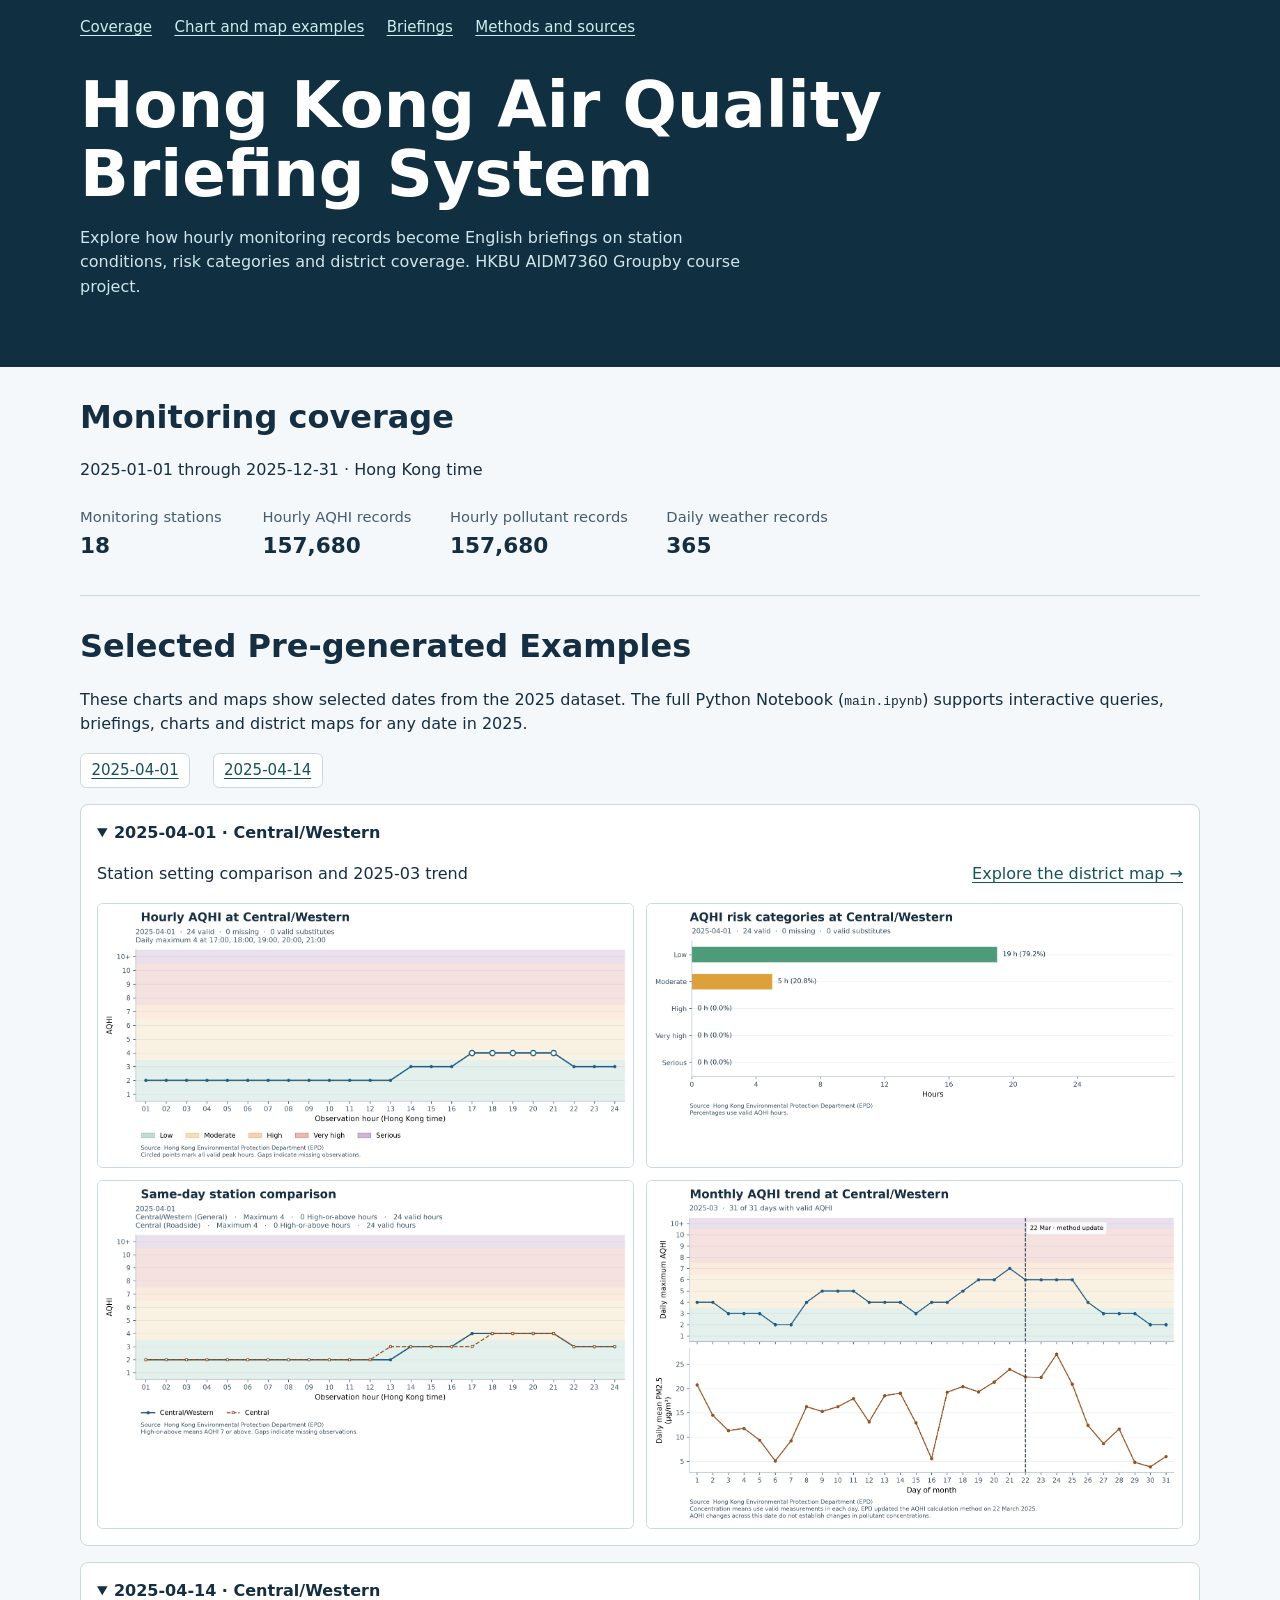
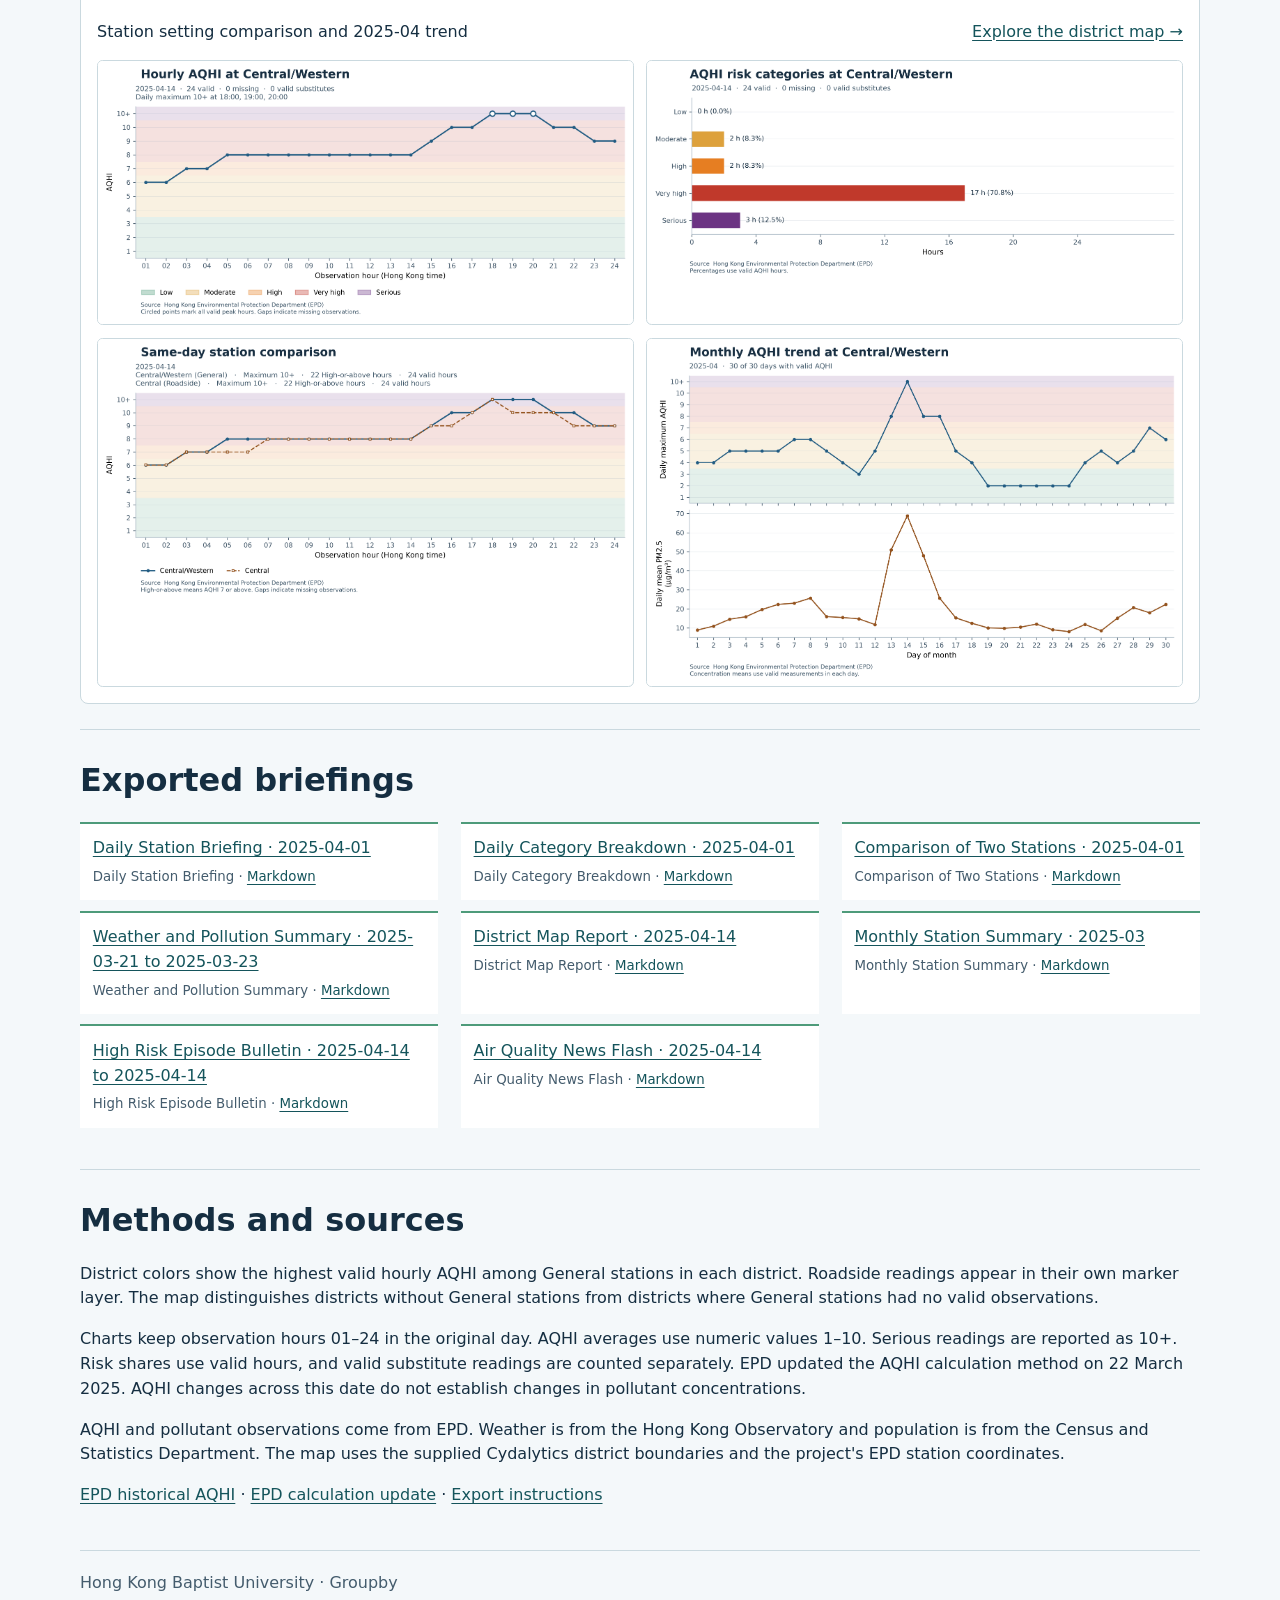
<file: docs/index.html>
<!doctype html>
<html lang="en">
<head>
<meta charset="utf-8">
<meta name="viewport" content="width=device-width, initial-scale=1">
<title>Hong Kong Air Quality Briefing System</title>
<link rel="stylesheet" href="assets/site.css">
</head>
<body>
<header><div class="wrap">
<nav aria-label="Main"><a href="#coverage">Coverage</a><a href="#examples">Chart and map examples</a>
<a href="#reports">Briefings</a><a href="#methods">Methods and sources</a></nav>
<h1>Hong Kong Air Quality Briefing System</h1>
<p>Explore how hourly monitoring records become English briefings on station conditions,
risk categories and district coverage. HKBU AIDM7360 Groupby course project.</p>
</div></header>
<main class="wrap">
<section id="coverage"><h2>Monitoring coverage</h2>
<p>2025-01-01 through 2025-12-31 · Hong Kong time</p>
<dl class="coverage">
<div><dt>Monitoring stations</dt><dd>18</dd></div>
<div><dt>Hourly AQHI records</dt><dd>157,680</dd></div>
<div><dt>Hourly pollutant records</dt><dd>157,680</dd></div>
<div><dt>Daily weather records</dt><dd>365</dd></div>
</dl></section>
<section id="examples"><h2>Selected Pre-generated Examples</h2>
<p>These charts and maps show selected dates from the 2025 dataset. The full Python
Notebook (<code>main.ipynb</code>) supports interactive queries, briefings,
charts and district maps for any date in 2025.</p>
<nav class="date-links" aria-label="Observation dates"><a href="#date-01">2025-04-01</a><a href="#date-02">2025-04-14</a></nav><details id="date-01" open><summary>2025-04-01 · Central/Western</summary><div class="case-head"><p>Station setting comparison and 2025-03 trend</p><a href="maps/date-01.html">Explore the district map →</a></div><div class="charts"><figure><a href="assets/charts/date-01-hourly.png"><img loading="lazy" src="assets/charts/date-01-hourly.png" alt="Hourly AQHI at Central/Western"></a></figure><figure><a href="assets/charts/date-01-categories.png"><img loading="lazy" src="assets/charts/date-01-categories.png" alt="Risk category counts at Central/Western"></a></figure><figure><a href="assets/charts/date-01-comparison.png"><img loading="lazy" src="assets/charts/date-01-comparison.png" alt="Central/Western and Central comparison"></a></figure><figure><a href="assets/charts/date-01-monthly.png"><img loading="lazy" src="assets/charts/date-01-monthly.png" alt="2025-03 daily maxima and pollutant trend"></a></figure></div></details><details id="date-02" open><summary>2025-04-14 · Central/Western</summary><div class="case-head"><p>Station setting comparison and 2025-04 trend</p><a href="maps/date-02.html">Explore the district map →</a></div><div class="charts"><figure><a href="assets/charts/date-02-hourly.png"><img loading="lazy" src="assets/charts/date-02-hourly.png" alt="Hourly AQHI at Central/Western"></a></figure><figure><a href="assets/charts/date-02-categories.png"><img loading="lazy" src="assets/charts/date-02-categories.png" alt="Risk category counts at Central/Western"></a></figure><figure><a href="assets/charts/date-02-comparison.png"><img loading="lazy" src="assets/charts/date-02-comparison.png" alt="Central/Western and Central comparison"></a></figure><figure><a href="assets/charts/date-02-monthly.png"><img loading="lazy" src="assets/charts/date-02-monthly.png" alt="2025-04 daily maxima and pollutant trend"></a></figure></div></details></section>
<section id="reports"><h2>Exported briefings</h2>
<ul class="report-list"><li><a href="reports/briefing-01.html">Daily Station Briefing · 2025-04-01</a><small>Daily Station Briefing · <a href="reports/briefing-01.md">Markdown</a></small></li><li><a href="reports/briefing-02.html">Daily Category Breakdown · 2025-04-01</a><small>Daily Category Breakdown · <a href="reports/briefing-02.md">Markdown</a></small></li><li><a href="reports/briefing-03.html">Comparison of Two Stations · 2025-04-01</a><small>Comparison of Two Stations · <a href="reports/briefing-03.md">Markdown</a></small></li><li><a href="reports/briefing-04.html">Weather and Pollution Summary · 2025-03-21 to 2025-03-23</a><small>Weather and Pollution Summary · <a href="reports/briefing-04.md">Markdown</a></small></li><li><a href="reports/briefing-05.html">District Map Report · 2025-04-14</a><small>District Map Report · <a href="reports/briefing-05.md">Markdown</a></small></li><li><a href="reports/briefing-06.html">Monthly Station Summary · 2025-03</a><small>Monthly Station Summary · <a href="reports/briefing-06.md">Markdown</a></small></li><li><a href="reports/briefing-07.html">High Risk Episode Bulletin · 2025-04-14 to 2025-04-14</a><small>High Risk Episode Bulletin · <a href="reports/briefing-07.md">Markdown</a></small></li><li><a href="reports/briefing-08.html">Air Quality News Flash · 2025-04-14</a><small>Air Quality News Flash · <a href="reports/briefing-08.md">Markdown</a></small></li></ul></section>
<section id="methods"><h2>Methods and sources</h2>
<p>District colors show the highest valid hourly AQHI among General stations in each district.
Roadside readings appear in their own marker layer. The map distinguishes districts
without General stations from districts where General stations had no valid observations.</p>
<p>Charts keep observation hours 01–24 in the original day. AQHI averages use numeric
values 1–10. Serious readings are reported as 10+. Risk shares use valid hours,
and valid substitute readings are counted separately. EPD updated the AQHI calculation method on 22 March 2025. AQHI changes across this date do not establish changes in pollutant concentrations.</p>
<p>AQHI and pollutant observations come from EPD. Weather is from the Hong Kong Observatory
and population is from the Census and Statistics Department. The map uses the supplied
Cydalytics district boundaries and the project's EPD station coordinates.</p>
<p><a href="https://www.aqhi.gov.hk/en/past-data/past-aqhi.html">EPD historical AQHI</a> · <a href="https://www.aqhi.gov.hk/en/what-is-aqhi/faqs.html">EPD calculation update</a>
· <a href="README_EXPORT.md">Export instructions</a></p>
</section></main><footer class="wrap">Hong Kong Baptist University · Groupby</footer>
</body>
</html>
</file>
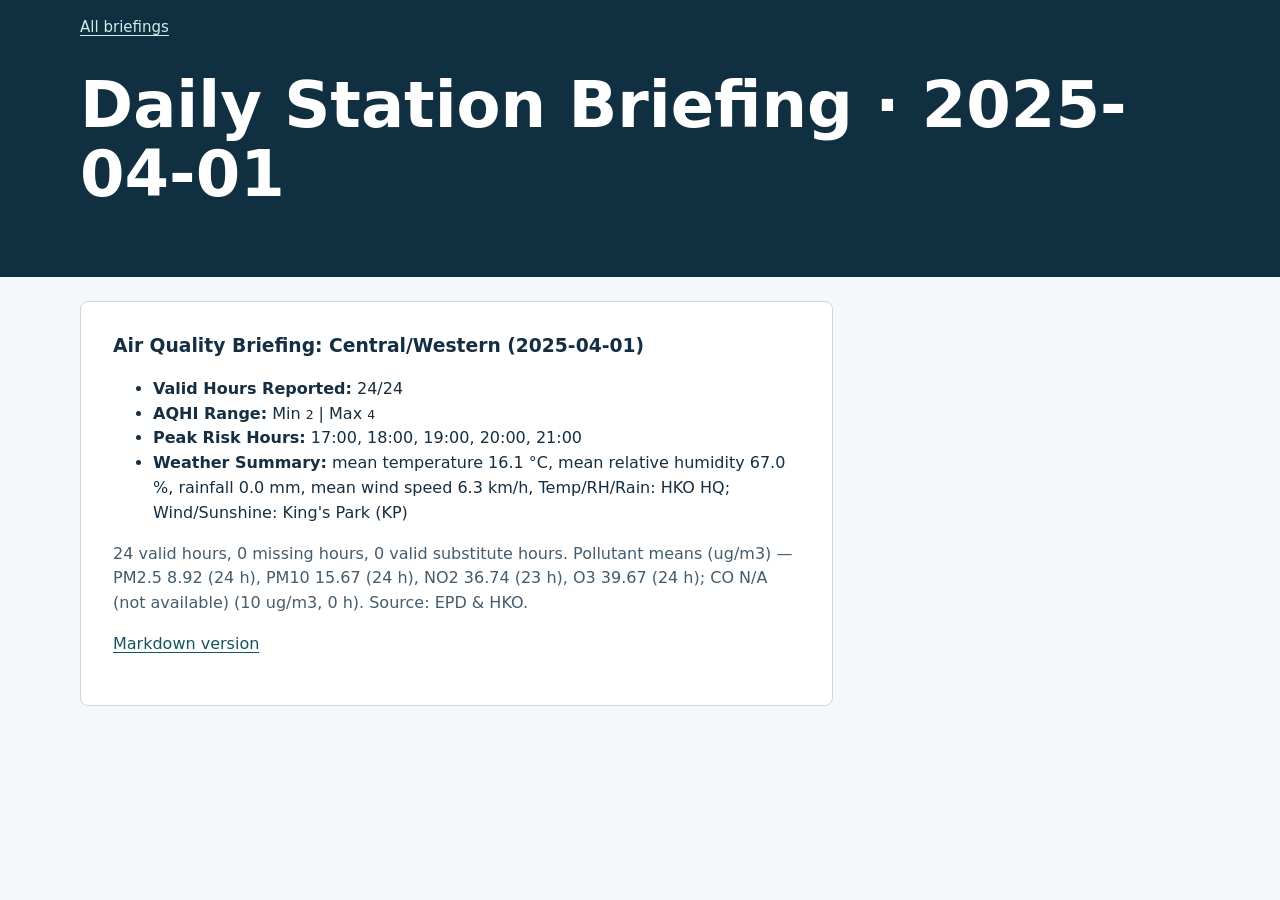
<file: docs/reports/briefing-01.html>
<!doctype html>
<html lang="en">
<head>
<meta charset="utf-8">
<meta name="viewport" content="width=device-width, initial-scale=1">
<title>Daily Station Briefing · 2025-04-01</title>
<link rel="stylesheet" href="../assets/site.css">
</head>
<body><header><div class="wrap"><nav><a href="../index.html#reports">All briefings</a></nav><h1>Daily Station Briefing · 2025-04-01</h1></div></header><main class="wrap"><article><div class="briefing-card">
  <h3>Air Quality Briefing: Central/Western (2025-04-01)</h3>
  <ul>
    <li><strong>Valid Hours Reported:</strong> 24/24</li>
    <li><strong>AQHI Range:</strong> Min <code>2</code> | Max <code>4</code></li>
    <li><strong>Peak Risk Hours:</strong> 17:00, 18:00, 19:00, 20:00, 21:00</li>
    <li><strong>Weather Summary:</strong> mean temperature 16.1 °C, mean relative humidity 67.0 %, rainfall 0.0 mm, mean wind speed 6.3 km/h, Temp/RH/Rain: HKO HQ; Wind/Sunshine: King&#x27;s Park (KP)</li>
  </ul>
  <p class="note">24 valid hours, 0 missing hours, 0 valid substitute hours. Pollutant means (ug/m3) — PM2.5 8.92 (24 h), PM10 15.67 (24 h), NO2 36.74 (23 h), O3 39.67 (24 h); CO N/A (not available) (10 ug/m3, 0 h). Source: EPD &amp; HKO.</p>
</div><p><a href="briefing-01.md">Markdown version</a></p></article></main></body>
</html>
</file>
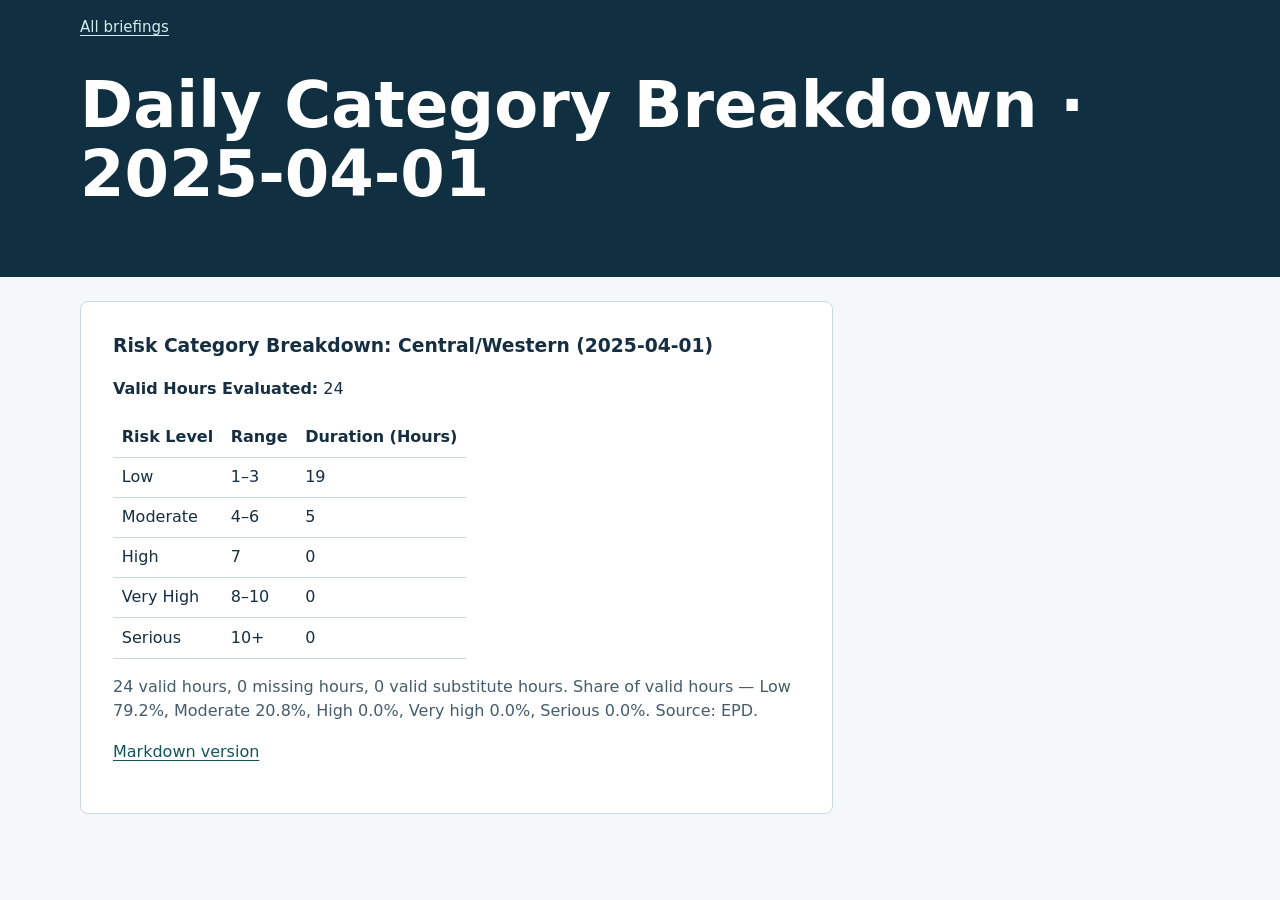
<file: docs/reports/briefing-02.html>
<!doctype html>
<html lang="en">
<head>
<meta charset="utf-8">
<meta name="viewport" content="width=device-width, initial-scale=1">
<title>Daily Category Breakdown · 2025-04-01</title>
<link rel="stylesheet" href="../assets/site.css">
</head>
<body><header><div class="wrap"><nav><a href="../index.html#reports">All briefings</a></nav><h1>Daily Category Breakdown · 2025-04-01</h1></div></header><main class="wrap"><article><div class="category-card">
  <h3>Risk Category Breakdown: Central/Western (2025-04-01)</h3>
  <p><strong>Valid Hours Evaluated:</strong> 24</p>
  <table>
    <thead><tr><th>Risk Level</th><th>Range</th><th>Duration (Hours)</th></tr></thead>
    <tbody>
      <tr><td>Low</td><td>1–3</td><td>19</td></tr>
      <tr><td>Moderate</td><td>4–6</td><td>5</td></tr>
      <tr><td>High</td><td>7</td><td>0</td></tr>
      <tr><td>Very High</td><td>8–10</td><td>0</td></tr>
      <tr><td>Serious</td><td>10+</td><td>0</td></tr>
    </tbody>
  </table>
  <p class="note">24 valid hours, 0 missing hours, 0 valid substitute hours. Share of valid hours — Low 79.2%, Moderate 20.8%, High 0.0%, Very high 0.0%, Serious 0.0%. Source: EPD.</p>
</div><p><a href="briefing-02.md">Markdown version</a></p></article></main></body>
</html>
</file>
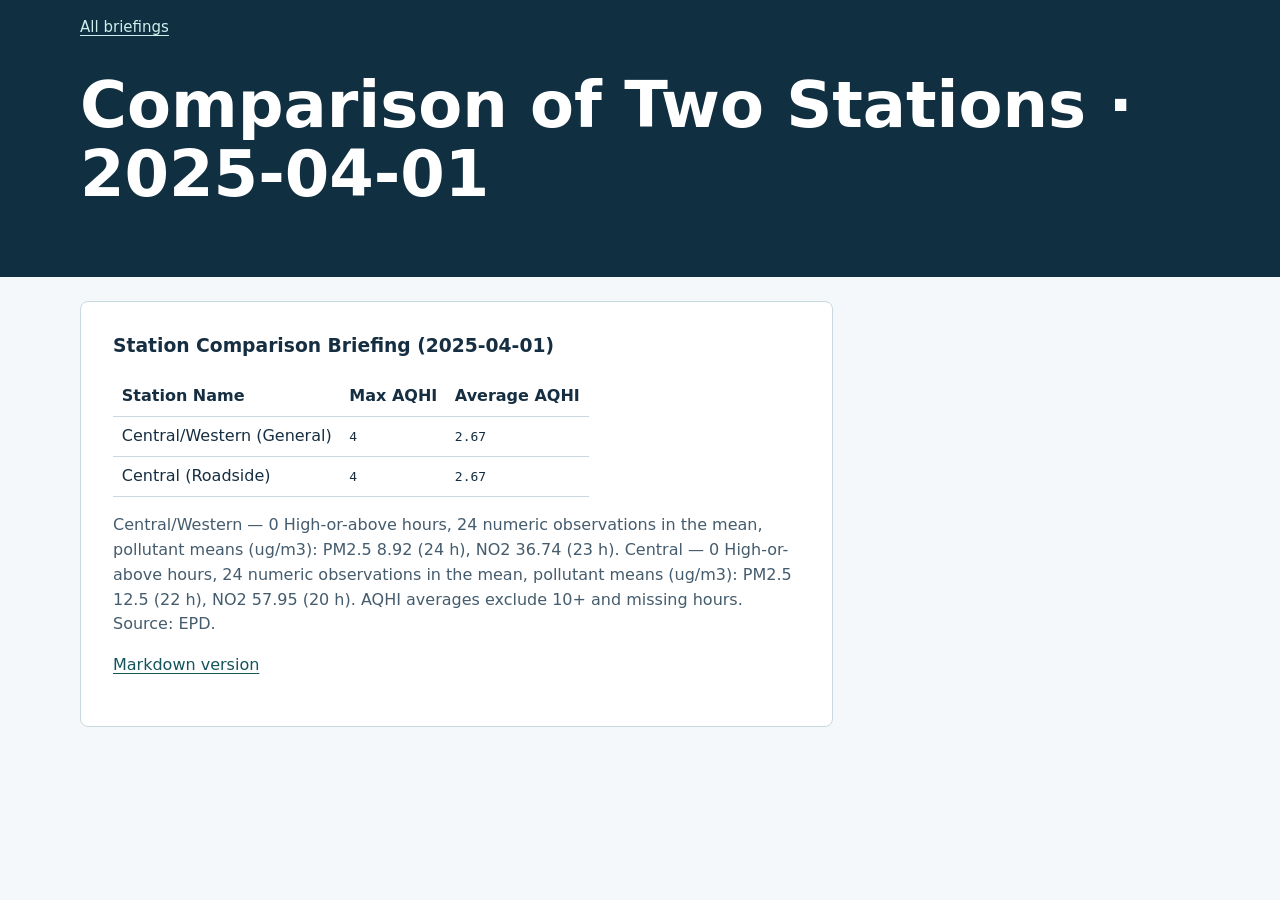
<file: docs/reports/briefing-03.html>
<!doctype html>
<html lang="en">
<head>
<meta charset="utf-8">
<meta name="viewport" content="width=device-width, initial-scale=1">
<title>Comparison of Two Stations · 2025-04-01</title>
<link rel="stylesheet" href="../assets/site.css">
</head>
<body><header><div class="wrap"><nav><a href="../index.html#reports">All briefings</a></nav><h1>Comparison of Two Stations · 2025-04-01</h1></div></header><main class="wrap"><article><div class="comparison-card">
  <h3>Station Comparison Briefing (2025-04-01)</h3>
  <table>
    <thead><tr><th>Station Name</th><th>Max AQHI</th><th>Average AQHI</th></tr></thead>
    <tbody>
      <tr><td>Central/Western (General)</td><td><code>4</code></td><td><code>2.67</code></td></tr>
      <tr><td>Central (Roadside)</td><td><code>4</code></td><td><code>2.67</code></td></tr>
    </tbody>
  </table>
  <p class="note">Central/Western — 0 High-or-above hours, 24 numeric observations in the mean, pollutant means (ug/m3): PM2.5 8.92 (24 h), NO2 36.74 (23 h). Central — 0 High-or-above hours, 24 numeric observations in the mean, pollutant means (ug/m3): PM2.5 12.5 (22 h), NO2 57.95 (20 h). AQHI averages exclude 10+ and missing hours. Source: EPD.</p>
</div><p><a href="briefing-03.md">Markdown version</a></p></article></main></body>
</html>
</file>
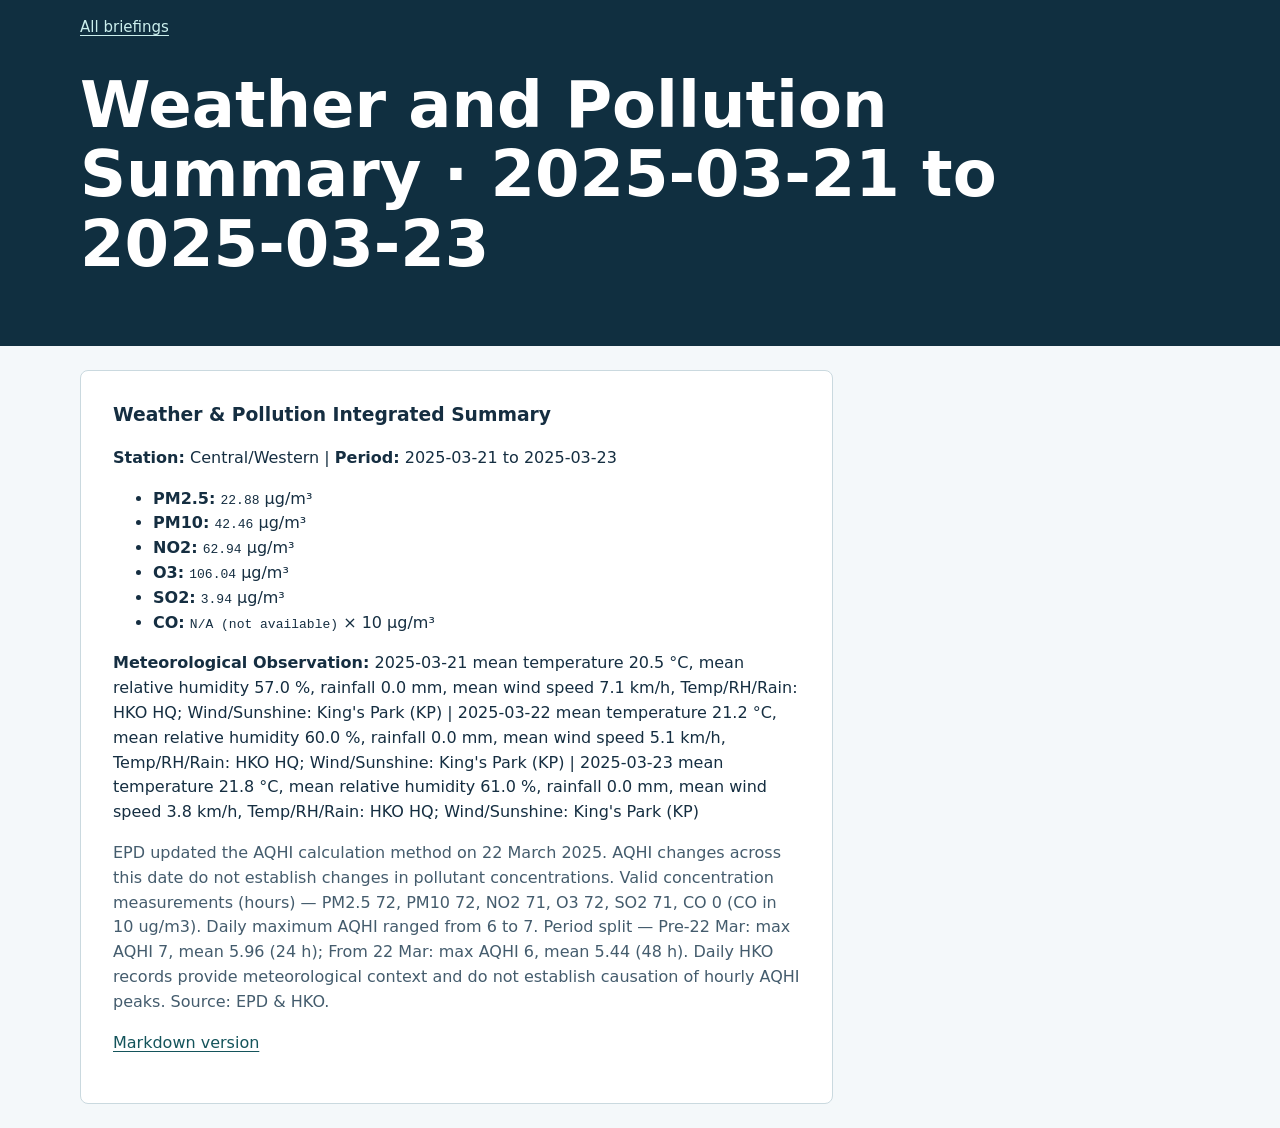
<file: docs/reports/briefing-04.html>
<!doctype html>
<html lang="en">
<head>
<meta charset="utf-8">
<meta name="viewport" content="width=device-width, initial-scale=1">
<title>Weather and Pollution Summary · 2025-03-21 to 2025-03-23</title>
<link rel="stylesheet" href="../assets/site.css">
</head>
<body><header><div class="wrap"><nav><a href="../index.html#reports">All briefings</a></nav><h1>Weather and Pollution Summary · 2025-03-21 to 2025-03-23</h1></div></header><main class="wrap"><article><div class="weather-pollution-card">
  <h3>Weather &amp; Pollution Integrated Summary</h3>
  <p><strong>Station:</strong> Central/Western | <strong>Period:</strong> 2025-03-21 to 2025-03-23</p>
  <ul>
    <li><strong>PM2.5:</strong> <code>22.88</code> &mu;g/m&sup3;</li>
    <li><strong>PM10:</strong> <code>42.46</code> &mu;g/m&sup3;</li>
    <li><strong>NO2:</strong> <code>62.94</code> &mu;g/m&sup3;</li>
    <li><strong>O3:</strong> <code>106.04</code> &mu;g/m&sup3;</li>
    <li><strong>SO2:</strong> <code>3.94</code> &mu;g/m&sup3;</li>
    <li><strong>CO:</strong> <code>N/A (not available)</code> &times; 10 &mu;g/m&sup3;</li>
  </ul>
  <p><strong>Meteorological Observation:</strong> 2025-03-21 mean temperature 20.5 °C, mean relative humidity 57.0 %, rainfall 0.0 mm, mean wind speed 7.1 km/h, Temp/RH/Rain: HKO HQ; Wind/Sunshine: King&#x27;s Park (KP) | 2025-03-22 mean temperature 21.2 °C, mean relative humidity 60.0 %, rainfall 0.0 mm, mean wind speed 5.1 km/h, Temp/RH/Rain: HKO HQ; Wind/Sunshine: King&#x27;s Park (KP) | 2025-03-23 mean temperature 21.8 °C, mean relative humidity 61.0 %, rainfall 0.0 mm, mean wind speed 3.8 km/h, Temp/RH/Rain: HKO HQ; Wind/Sunshine: King&#x27;s Park (KP)</p>
  <p class="note">EPD updated the AQHI calculation method on 22 March 2025. AQHI changes across this date do not establish changes in pollutant concentrations. Valid concentration measurements (hours) — PM2.5 72, PM10 72, NO2 71, O3 72, SO2 71, CO 0 (CO in 10 ug/m3). Daily maximum AQHI ranged from 6 to 7. Period split — Pre-22 Mar: max AQHI 7, mean 5.96 (24 h); From 22 Mar: max AQHI 6, mean 5.44 (48 h). Daily HKO records provide meteorological context and do not establish causation of hourly AQHI peaks. Source: EPD &amp; HKO.</p>
</div><p><a href="briefing-04.md">Markdown version</a></p></article></main></body>
</html>
</file>
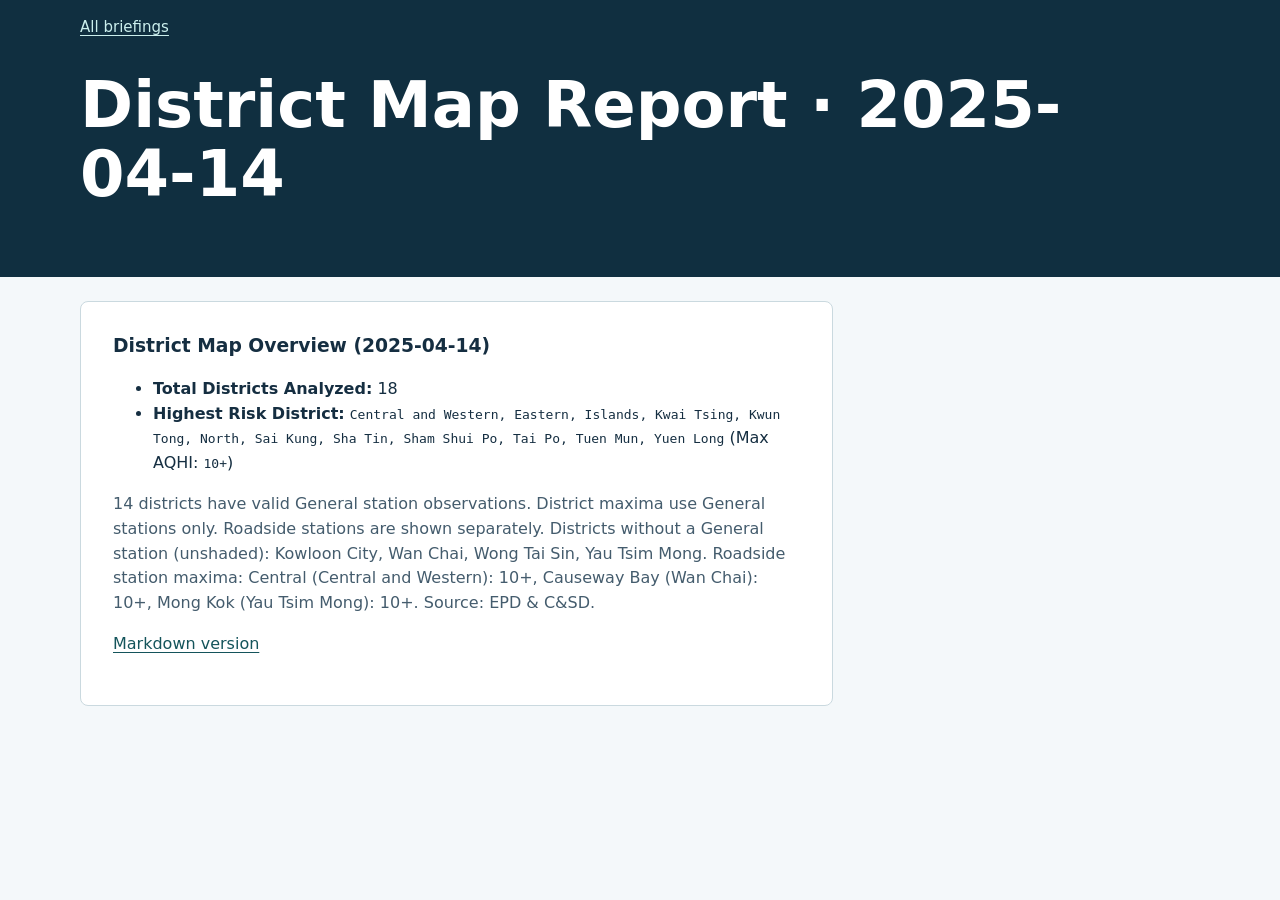
<file: docs/reports/briefing-05.html>
<!doctype html>
<html lang="en">
<head>
<meta charset="utf-8">
<meta name="viewport" content="width=device-width, initial-scale=1">
<title>District Map Report · 2025-04-14</title>
<link rel="stylesheet" href="../assets/site.css">
</head>
<body><header><div class="wrap"><nav><a href="../index.html#reports">All briefings</a></nav><h1>District Map Report · 2025-04-14</h1></div></header><main class="wrap"><article><div class="map-card">
  <h3>District Map Overview (2025-04-14)</h3>
  <ul>
    <li><strong>Total Districts Analyzed:</strong> 18</li>
    <li><strong>Highest Risk District:</strong> <code>Central and Western, Eastern, Islands, Kwai Tsing, Kwun Tong, North, Sai Kung, Sha Tin, Sham Shui Po, Tai Po, Tuen Mun, Yuen Long</code> (Max AQHI: <code>10+</code>)</li>
  </ul>
  <p class="note">14 districts have valid General station observations. District maxima use General stations only. Roadside stations are shown separately. Districts without a General station (unshaded): Kowloon City, Wan Chai, Wong Tai Sin, Yau Tsim Mong. Roadside station maxima: Central (Central and Western): 10+, Causeway Bay (Wan Chai): 10+, Mong Kok (Yau Tsim Mong): 10+. Source: EPD &amp; C&amp;SD.</p>
</div><p><a href="briefing-05.md">Markdown version</a></p></article></main></body>
</html>
</file>
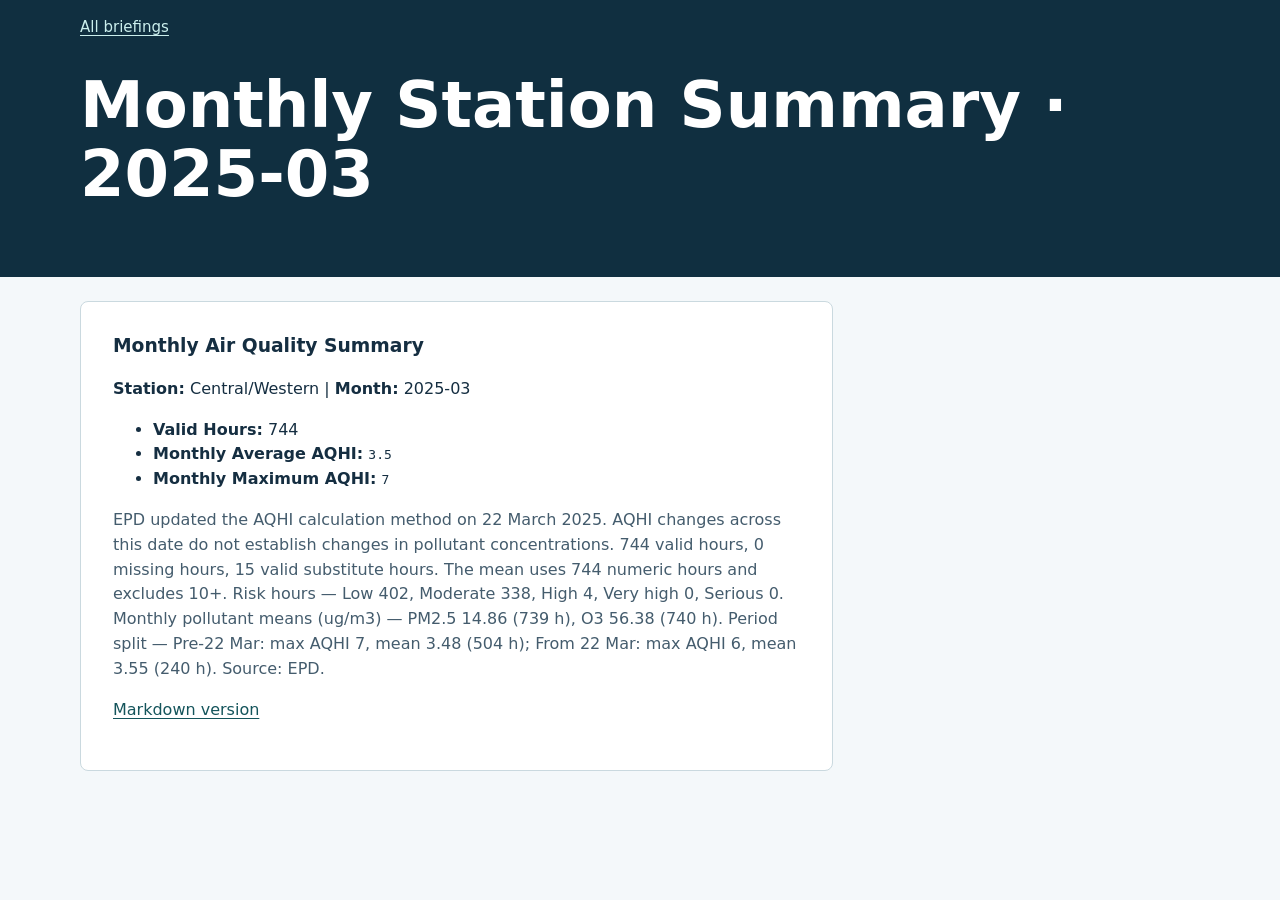
<file: docs/reports/briefing-06.html>
<!doctype html>
<html lang="en">
<head>
<meta charset="utf-8">
<meta name="viewport" content="width=device-width, initial-scale=1">
<title>Monthly Station Summary · 2025-03</title>
<link rel="stylesheet" href="../assets/site.css">
</head>
<body><header><div class="wrap"><nav><a href="../index.html#reports">All briefings</a></nav><h1>Monthly Station Summary · 2025-03</h1></div></header><main class="wrap"><article><div class="monthly-card">
  <h3>Monthly Air Quality Summary</h3>
  <p><strong>Station:</strong> Central/Western | <strong>Month:</strong> 2025-03</p>
  <ul>
    <li><strong>Valid Hours:</strong> 744</li>
    <li><strong>Monthly Average AQHI:</strong> <code>3.5</code></li>
    <li><strong>Monthly Maximum AQHI:</strong> <code>7</code></li>
  </ul>
  <p class="note">EPD updated the AQHI calculation method on 22 March 2025. AQHI changes across this date do not establish changes in pollutant concentrations. 744 valid hours, 0 missing hours, 15 valid substitute hours. The mean uses 744 numeric hours and excludes 10+. Risk hours — Low 402, Moderate 338, High 4, Very high 0, Serious 0. Monthly pollutant means (ug/m3) — PM2.5 14.86 (739 h), O3 56.38 (740 h). Period split — Pre-22 Mar: max AQHI 7, mean 3.48 (504 h); From 22 Mar: max AQHI 6, mean 3.55 (240 h). Source: EPD.</p>
</div><p><a href="briefing-06.md">Markdown version</a></p></article></main></body>
</html>
</file>
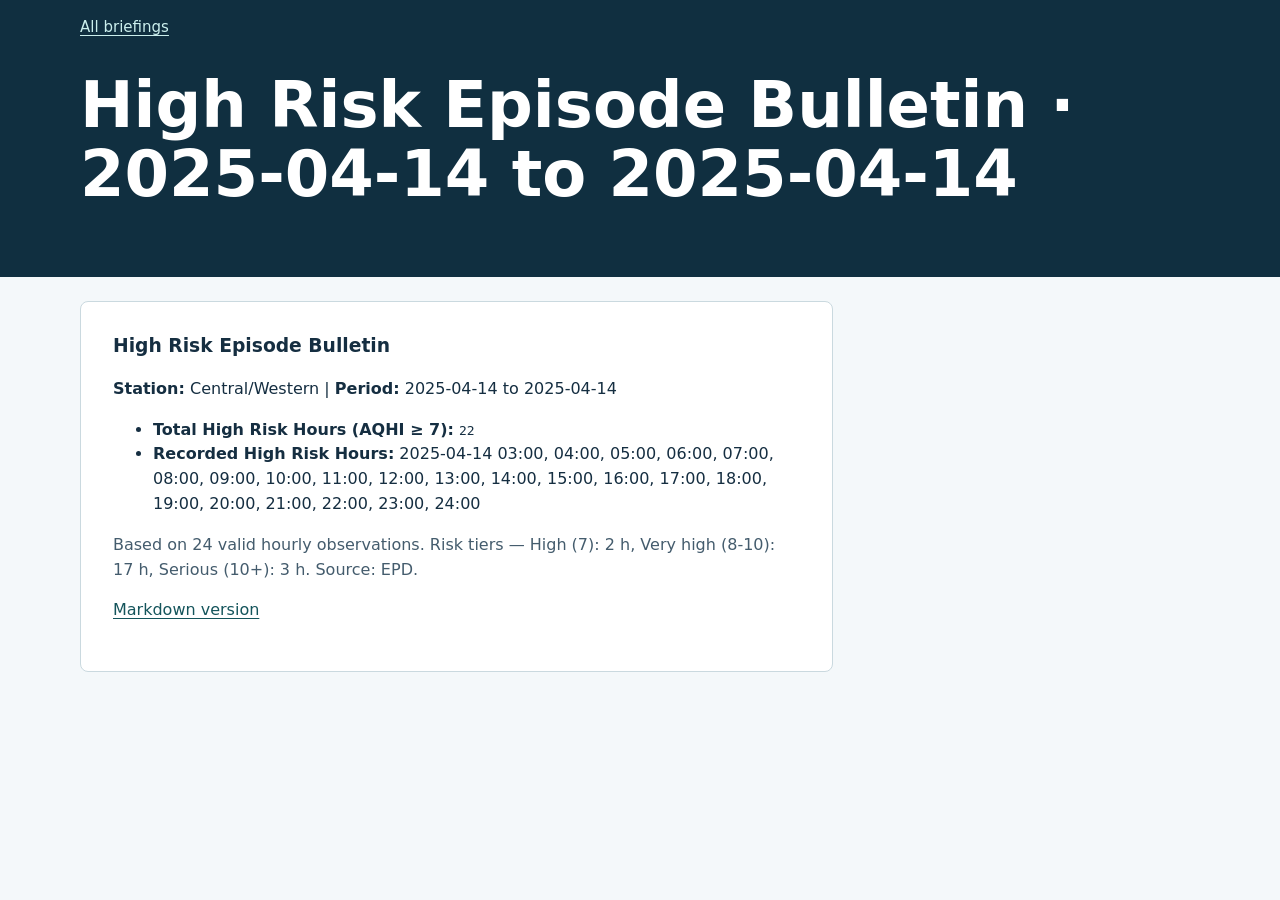
<file: docs/reports/briefing-07.html>
<!doctype html>
<html lang="en">
<head>
<meta charset="utf-8">
<meta name="viewport" content="width=device-width, initial-scale=1">
<title>High Risk Episode Bulletin · 2025-04-14 to 2025-04-14</title>
<link rel="stylesheet" href="../assets/site.css">
</head>
<body><header><div class="wrap"><nav><a href="../index.html#reports">All briefings</a></nav><h1>High Risk Episode Bulletin · 2025-04-14 to 2025-04-14</h1></div></header><main class="wrap"><article><div class="alert-card">
  <h3>High Risk Episode Bulletin</h3>
  <p><strong>Station:</strong> Central/Western | <strong>Period:</strong> 2025-04-14 to 2025-04-14</p>
  <ul>
    <li><strong>Total High Risk Hours (AQHI &ge; 7):</strong> <code>22</code></li>
    <li><strong>Recorded High Risk Hours:</strong> 2025-04-14 03:00, 04:00, 05:00, 06:00, 07:00, 08:00, 09:00, 10:00, 11:00, 12:00, 13:00, 14:00, 15:00, 16:00, 17:00, 18:00, 19:00, 20:00, 21:00, 22:00, 23:00, 24:00</li>
  </ul>
  <p class="note">Based on 24 valid hourly observations. Risk tiers — High (7): 2 h, Very high (8-10): 17 h, Serious (10+): 3 h. Source: EPD.</p>
</div><p><a href="briefing-07.md">Markdown version</a></p></article></main></body>
</html>
</file>
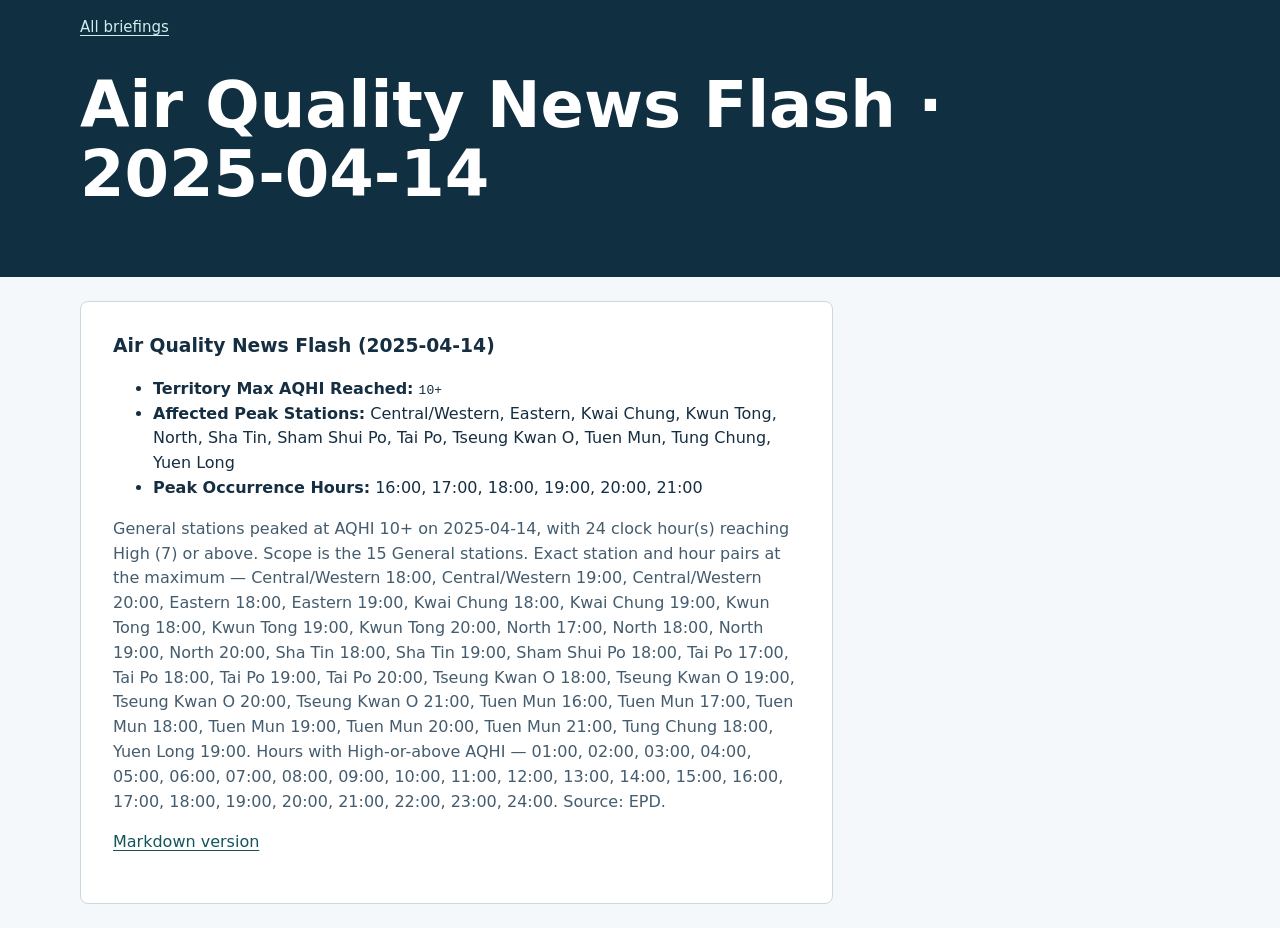
<file: docs/reports/briefing-08.html>
<!doctype html>
<html lang="en">
<head>
<meta charset="utf-8">
<meta name="viewport" content="width=device-width, initial-scale=1">
<title>Air Quality News Flash · 2025-04-14</title>
<link rel="stylesheet" href="../assets/site.css">
</head>
<body><header><div class="wrap"><nav><a href="../index.html#reports">All briefings</a></nav><h1>Air Quality News Flash · 2025-04-14</h1></div></header><main class="wrap"><article><div class="newsflash-card">
  <h3>Air Quality News Flash (2025-04-14)</h3>
  <ul>
    <li><strong>Territory Max AQHI Reached:</strong> <code>10+</code></li>
    <li><strong>Affected Peak Stations:</strong> Central/Western, Eastern, Kwai Chung, Kwun Tong, North, Sha Tin, Sham Shui Po, Tai Po, Tseung Kwan O, Tuen Mun, Tung Chung, Yuen Long</li>
    <li><strong>Peak Occurrence Hours:</strong> 16:00, 17:00, 18:00, 19:00, 20:00, 21:00</li>
  </ul>
  <p class="note">General stations peaked at AQHI 10+ on 2025-04-14, with 24 clock hour(s) reaching High (7) or above. Scope is the 15 General stations. Exact station and hour pairs at the maximum — Central/Western 18:00, Central/Western 19:00, Central/Western 20:00, Eastern 18:00, Eastern 19:00, Kwai Chung 18:00, Kwai Chung 19:00, Kwun Tong 18:00, Kwun Tong 19:00, Kwun Tong 20:00, North 17:00, North 18:00, North 19:00, North 20:00, Sha Tin 18:00, Sha Tin 19:00, Sham Shui Po 18:00, Tai Po 17:00, Tai Po 18:00, Tai Po 19:00, Tai Po 20:00, Tseung Kwan O 18:00, Tseung Kwan O 19:00, Tseung Kwan O 20:00, Tseung Kwan O 21:00, Tuen Mun 16:00, Tuen Mun 17:00, Tuen Mun 18:00, Tuen Mun 19:00, Tuen Mun 20:00, Tuen Mun 21:00, Tung Chung 18:00, Yuen Long 19:00. Hours with High-or-above AQHI — 01:00, 02:00, 03:00, 04:00, 05:00, 06:00, 07:00, 08:00, 09:00, 10:00, 11:00, 12:00, 13:00, 14:00, 15:00, 16:00, 17:00, 18:00, 19:00, 20:00, 21:00, 22:00, 23:00, 24:00. Source: EPD.</p>
</div><p><a href="briefing-08.md">Markdown version</a></p></article></main></body>
</html>
</file>
<file: docs/assets/site.css>
:root {
  color-scheme: light;
  --ink: #152e41;
  --muted: #445c6d;
  --line: #cad9df;
  --teal: #14545b;
  --paper: #f4f8fa;
  font-family: system-ui, sans-serif;
  line-height: 1.55;
}
* { box-sizing: border-box; }
body { margin: 0; background: var(--paper); color: var(--ink); }
a { color: var(--teal); text-underline-offset: .2em; }
a:focus-visible, summary:focus-visible { outline: 3px solid #966111; outline-offset: 4px; }
header { background: #102f40; color: #fff; padding: 1rem 0 3.2rem; }
header a { color: #cbefed; }
.wrap { max-width: 76rem; margin-inline: auto; padding-inline: clamp(1rem, 4vw, 3rem); }
nav { display: flex; flex-wrap: wrap; gap: .8rem 1.4rem; font-size: .94rem; }
h1 { max-width: 24ch; font-size: clamp(2.2rem, 6vw, 4rem); line-height: 1.08; margin: 2rem 0 1rem; }
header p { max-width: 68ch; color: #d1e5ea; }
h2 { font-size: clamp(1.4rem, 3vw, 2rem); margin: 0 0 .8rem; }
h3 { line-height: 1.3; }
section { padding-block: 1.6rem; border-bottom: 1px solid var(--line); }
.coverage, .date-links, .report-list { display: flex; flex-wrap: wrap; gap: .65rem 1.4rem; }
.coverage { margin: 0; }
.coverage div { padding: .45rem 1rem .45rem 0; min-width: 10rem; }
.coverage dt { color: var(--muted); font-size: .92rem; }
.coverage dd { margin: 0; font-weight: 750; font-size: 1.35rem; font-variant-numeric: tabular-nums; }
.date-links a { padding: .3rem .65rem; border: 1px solid var(--line); border-radius: .4rem; background: white; }
details { background: white; border: 1px solid var(--line); border-radius: .5rem; padding: 1rem; margin-top: 1rem; }
details:target { border-color: var(--teal); }
summary { cursor: pointer; font-weight: 700; }
.case-head { display: flex; flex-wrap: wrap; align-items: baseline; justify-content: space-between; gap: .2rem 1rem; }
.charts { display: grid; grid-template-columns: repeat(2, minmax(0, 1fr)); gap: .8rem; }
figure { margin: 0; min-width: 0; border: 1px solid var(--line); border-radius: .35rem; overflow: hidden; }
img { display: block; width: 100%; height: auto; }
.report-list { display: grid; grid-template-columns: repeat(auto-fit, minmax(min(100%, 18rem), 1fr)); padding: 0; list-style: none; }
.report-list li { background: white; border-top: 2px solid #4e9b7a; padding: .8rem; }
.report-list small { display: block; color: var(--muted); margin-top: .35rem; }
article { max-width: 74ch; background: white; padding: clamp(1rem, 4vw, 2rem); margin: 1.5rem 0; border: 1px solid var(--line); border-radius: .5rem; overflow-wrap: anywhere; }
article h3 { margin-top: 0; }
table { border-collapse: collapse; max-width: 100%; }
th, td { border-bottom: 1px solid var(--line); padding: .45rem .55rem; text-align: left; }
pre { overflow-x: auto; }
.note, footer { color: var(--muted); }
footer { padding-block: 1.25rem 2.5rem; }
@media (max-width: 52rem) { .charts { grid-template-columns: 1fr; } }
</file>
